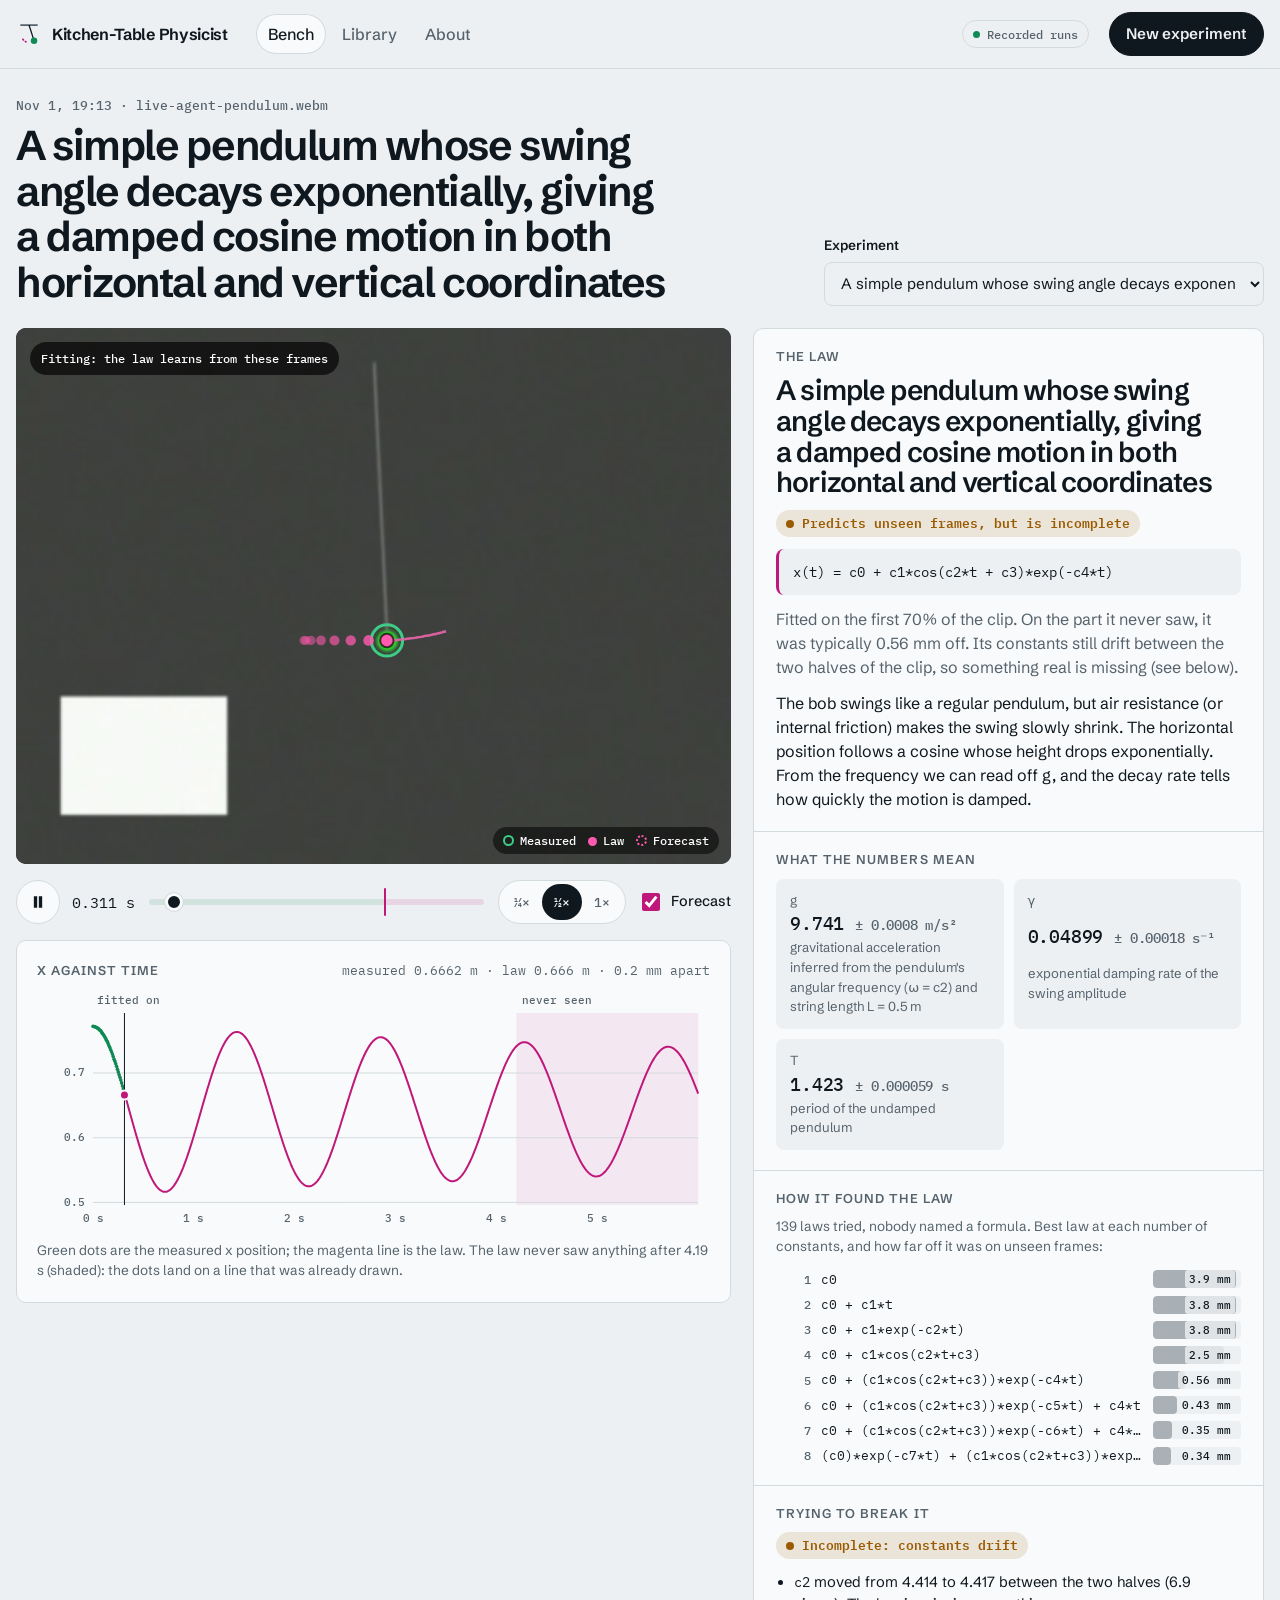
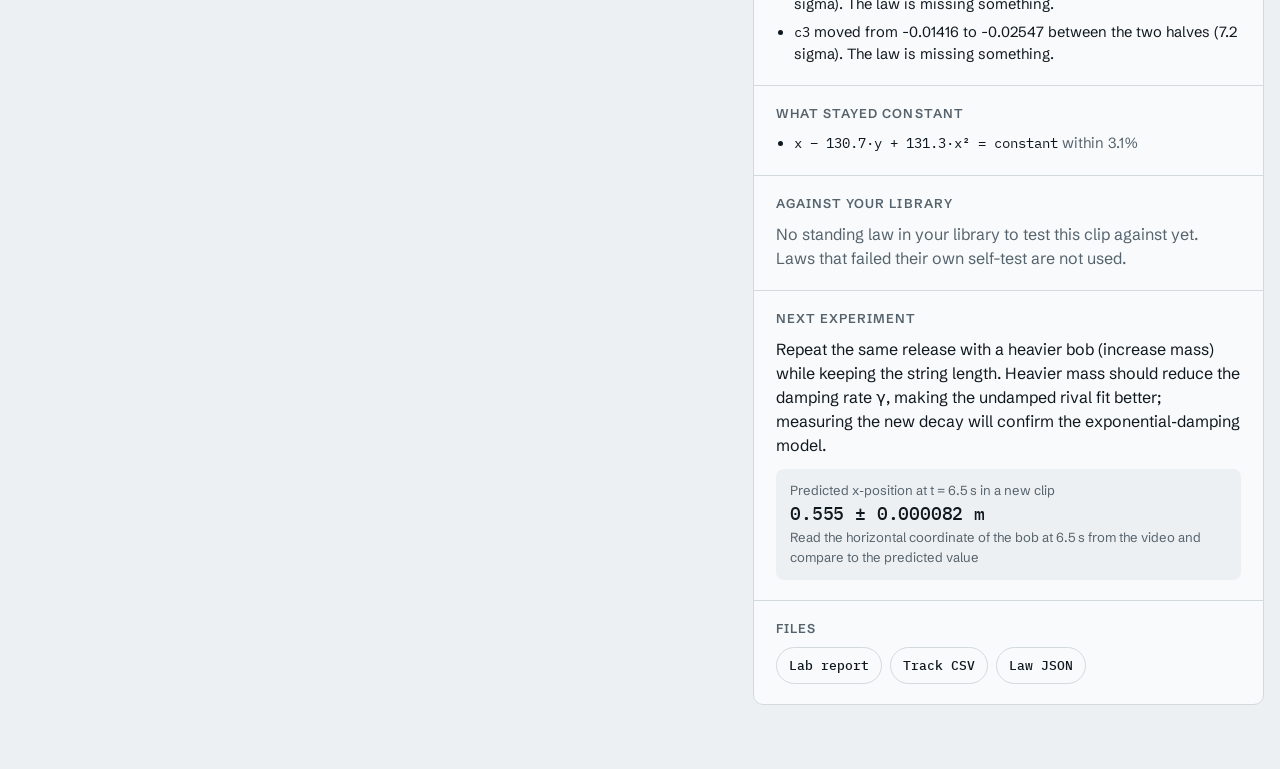
<file: site/lab/index.html>
<!doctype html>
<html lang="en">
<head>
<meta charset="utf-8">
<meta name="viewport" content="width=device-width, initial-scale=1">
<title>Kitchen-Table Physicist</title>
<meta name="description" content="Drop a phone clip of anything that moves and get the law behind it, with error bars, a self-test and the next experiment.">
<meta name="color-scheme" content="light dark">
<link rel="icon" href="icon.svg" type="image/svg+xml">
<link rel="preconnect" href="https://fonts.googleapis.com">
<link rel="preconnect" href="https://fonts.gstatic.com" crossorigin>
<link rel="stylesheet" href="https://fonts.googleapis.com/css2?family=IBM+Plex+Mono:wght@400;500&family=Schibsted+Grotesk:wght@400;500;600;700&display=swap">
<link rel="stylesheet" href="app.css">
<script src="mode.js"></script>
<script src="app.js" defer></script>
</head>
<body>
<a class="skip" href="#main">Skip to content</a>

<header class="top">
  <a class="brand" href="../" aria-label="Kitchen-Table Physicist: about the project">
    <svg viewBox="0 0 32 32" width="26" height="26" aria-hidden="true"><path d="M6 5h20" class="mk-bar"/><path d="M16 5 21.5 22" class="mk-string"/><circle cx="22.2" cy="24.2" r="4" class="mk-bob"/><path d="M8.5 22.5c1.5 2.2 3.6 3.4 6.2 3.6" class="mk-arc"/></svg>
    <span>Kitchen-Table Physicist</span>
  </a>
  <nav class="nav" aria-label="Main">
    <a href="#bench" data-nav="bench">Bench</a>
    <a href="#library" data-nav="library">Library</a>
    <a href="../">About</a>
  </nav>
  <span class="pill" id="mode" title="">Checking models</span>
  <button class="btn primary" id="new" type="button">New experiment</button>
</header>

<main id="main" tabindex="-1">
  <section id="bench-view" aria-labelledby="run-title">
    <div class="runbar">
      <div class="runhead">
        <p class="meta" id="run-meta">&nbsp;</p>
        <h1 id="run-title">Opening the bench</h1>
      </div>
      <label class="field runpick" for="run-select"><span>Experiment</span><select id="run-select"></select></label>
    </div>

    <div class="panel progress" id="progress" hidden>
      <h2 class="h-sm">Working on it</h2>
      <ol class="steps" id="steps"></ol>
      <p class="muted" id="progress-note" aria-live="polite"></p>
      <pre class="log mono" id="log"></pre>
    </div>

    <div class="panel failed" id="failed" hidden role="alert"></div>

    <div class="empty panel" id="empty" hidden>
      <h2>No experiments yet</h2>
      <p>Film something that moves with a sheet of A4 paper in view, then drop the clip here. Or start with a pendulum rendered with known physics, so you can check the answers.</p>
      <div class="row"><button class="btn primary" type="button" data-act="new">New experiment</button><button class="btn" type="button" data-act="sample">Run the sample</button></div>
    </div>

    <div class="bench" id="bench" hidden>
      <div class="instrument">
        <figure class="stage" id="stage">
          <video id="video" muted playsinline preload="auto" aria-label="The clip"></video>
          <canvas id="overlay" aria-hidden="true"></canvas>
          <p class="phase mono" id="phase"></p>
          <figcaption class="legend">
            <span class="key k-m">Measured</span><span class="key k-l">Law</span><span class="key k-f">Forecast</span>
          </figcaption>
        </figure>

        <div class="transport">
          <button class="icon-btn" id="play" type="button" aria-label="Play">
            <svg viewBox="0 0 24 24" width="20" height="20" aria-hidden="true"><path id="play-glyph" d="M8 5v14l11-7z"/></svg>
          </button>
          <output class="mono clock" id="clock" for="scrub">0.000 s</output>
          <div class="scrub">
            <input type="range" id="scrub" min="0" max="1000" value="0" step="1" aria-label="Position in the clip">
            <span class="split" id="split-mark" aria-hidden="true"></span>
          </div>
          <div class="seg" role="group" aria-label="Playback speed">
            <button type="button" data-rate="0.25">¼×</button><button type="button" data-rate="0.5" aria-pressed="true">½×</button><button type="button" data-rate="1">1×</button>
          </div>
          <label class="toggle"><input type="checkbox" id="forecast" checked><span>Forecast</span></label>
        </div>

        <div class="panel chartbox">
          <div class="chart-head">
            <h2 class="h-sm" id="chart-title">Position against time</h2>
            <p class="mono readout" id="readout" aria-live="off"></p>
          </div>
          <div class="chart-wrap">
            <canvas id="chart" role="img" aria-labelledby="chart-title" aria-describedby="chart-desc"></canvas>
            <div class="tip mono" id="tip" hidden></div>
          </div>
          <p class="muted small" id="chart-desc"></p>
        </div>
      </div>

      <article class="notebook" id="notebook" aria-label="Lab notebook"></article>
    </div>
  </section>

  <section id="library-view" aria-labelledby="lib-title" hidden>
    <div class="runbar">
      <div class="runhead">
        <p class="meta">Everything this phone has worked out, newest first</p>
        <h1 id="lib-title">Library of laws</h1>
      </div>
      <label class="field runpick" for="lib-q"><span>Search</span><input id="lib-q" type="search" placeholder="pendulum, damped, falsified" autocomplete="off"></label>
    </div>
    <ol class="laws" id="laws"></ol>
  </section>
</main>

<dialog id="dlg" aria-labelledby="dlg-title">
  <div class="rec-note" id="rec-note" hidden>
    <header class="dlg-head"><h2>Run it on your own clip</h2><button class="icon-btn" type="button" data-close aria-label="Close"><svg viewBox="0 0 24 24" width="18" height="18" aria-hidden="true"><path d="M6 6l12 12M18 6 6 18"/></svg></button></header>
    <p>These are recorded runs: real pipeline output, replayed in your browser. To analyse your own video, run the app on your computer. It opens this same bench, live.</p>
    <pre class="log mono">git clone https://github.com/Physics0070/kitchen-table-physicist
cd kitchen-table-physicist
pip install -r requirements.txt
python app.py</pre>
    <p class="muted small">Then open http://127.0.0.1:8000/lab/ and choose New experiment. A model key in .env is optional.</p>
  </div>
  <form id="form" method="dialog" novalidate>
    <header class="dlg-head">
      <h2 id="dlg-title">New experiment</h2>
      <button class="icon-btn" type="button" id="dlg-close" aria-label="Close"><svg viewBox="0 0 24 24" width="18" height="18" aria-hidden="true"><path d="M6 6l12 12M18 6 6 18"/></svg></button>
    </header>

    <label class="drop" id="drop" for="file">
      <input type="file" id="file" accept="video/*,.mp4,.mov,.m4v,.webm,.mkv,.avi" required>
      <strong id="drop-title">Drop a clip here, or choose one</strong>
      <span class="muted" id="drop-sub">Phone static, square to the motion, a sheet of A4 paper in the same plane</span>
    </label>

    <fieldset class="field">
      <legend>What to track</legend>
      <div class="choice">
        <label><input type="radio" name="track" value="auto" id="track-auto"><span><b>Let the model look</b><small id="auto-note">Muse Wonder picks the object and the scale reference</small></span></label>
        <label><input type="radio" name="track" value="color" id="track-color" checked><span><b>A coloured sticker</b><small>Fast, works offline</small></span></label>
      </div>
      <div class="swatches" id="swatches" role="radiogroup" aria-label="Sticker colour">
        <label><input type="radio" name="color" value="green" checked><i style="--sw:#2bb24c"></i>Green</label>
        <label><input type="radio" name="color" value="orange"><i style="--sw:#f07a1a"></i>Orange</label>
        <label><input type="radio" name="color" value="blue"><i style="--sw:#2a6fdb"></i>Blue</label>
        <label><input type="radio" name="color" value="yellow"><i style="--sw:#e8c21a"></i>Yellow</label>
      </div>
    </fieldset>

    <div class="grid2">
      <label class="field" for="fps"><span>Real frame rate <small>slow-mo clips often say 30</small></span>
        <input id="fps" inputmode="decimal" placeholder="from the file, e.g. 240"></label>
      <label class="field" for="ref"><span>Reference long side, metres <small>A4 is 0.297</small></span>
        <input id="ref" inputmode="decimal" value="0.297"></label>
    </div>
    <label class="field" for="note"><span>What's in the clip <small>sizes help: string length, ramp angle</small></span>
      <textarea id="note" rows="2" maxlength="400" placeholder="Keys on a 30 cm string, pulled back about 20 degrees"></textarea></label>
    <label class="field" for="verify"><span>Test a prediction from <small>optional</small></span>
      <select id="verify"><option value="">Nothing, this is a new experiment</option></select></label>

    <p class="form-error" id="form-error" role="alert" hidden></p>
    <div class="upload" id="upload" hidden><span class="bar"><i id="upload-bar"></i></span><span class="mono" id="upload-pct">0%</span></div>
    <div class="dlg-actions">
      <button class="btn ghost" type="button" data-act="sample">Use the sample instead</button>
      <button class="btn primary" type="submit" id="submit">Start the lab</button>
    </div>
  </form>
</dialog>
</body>
</html>
</file>
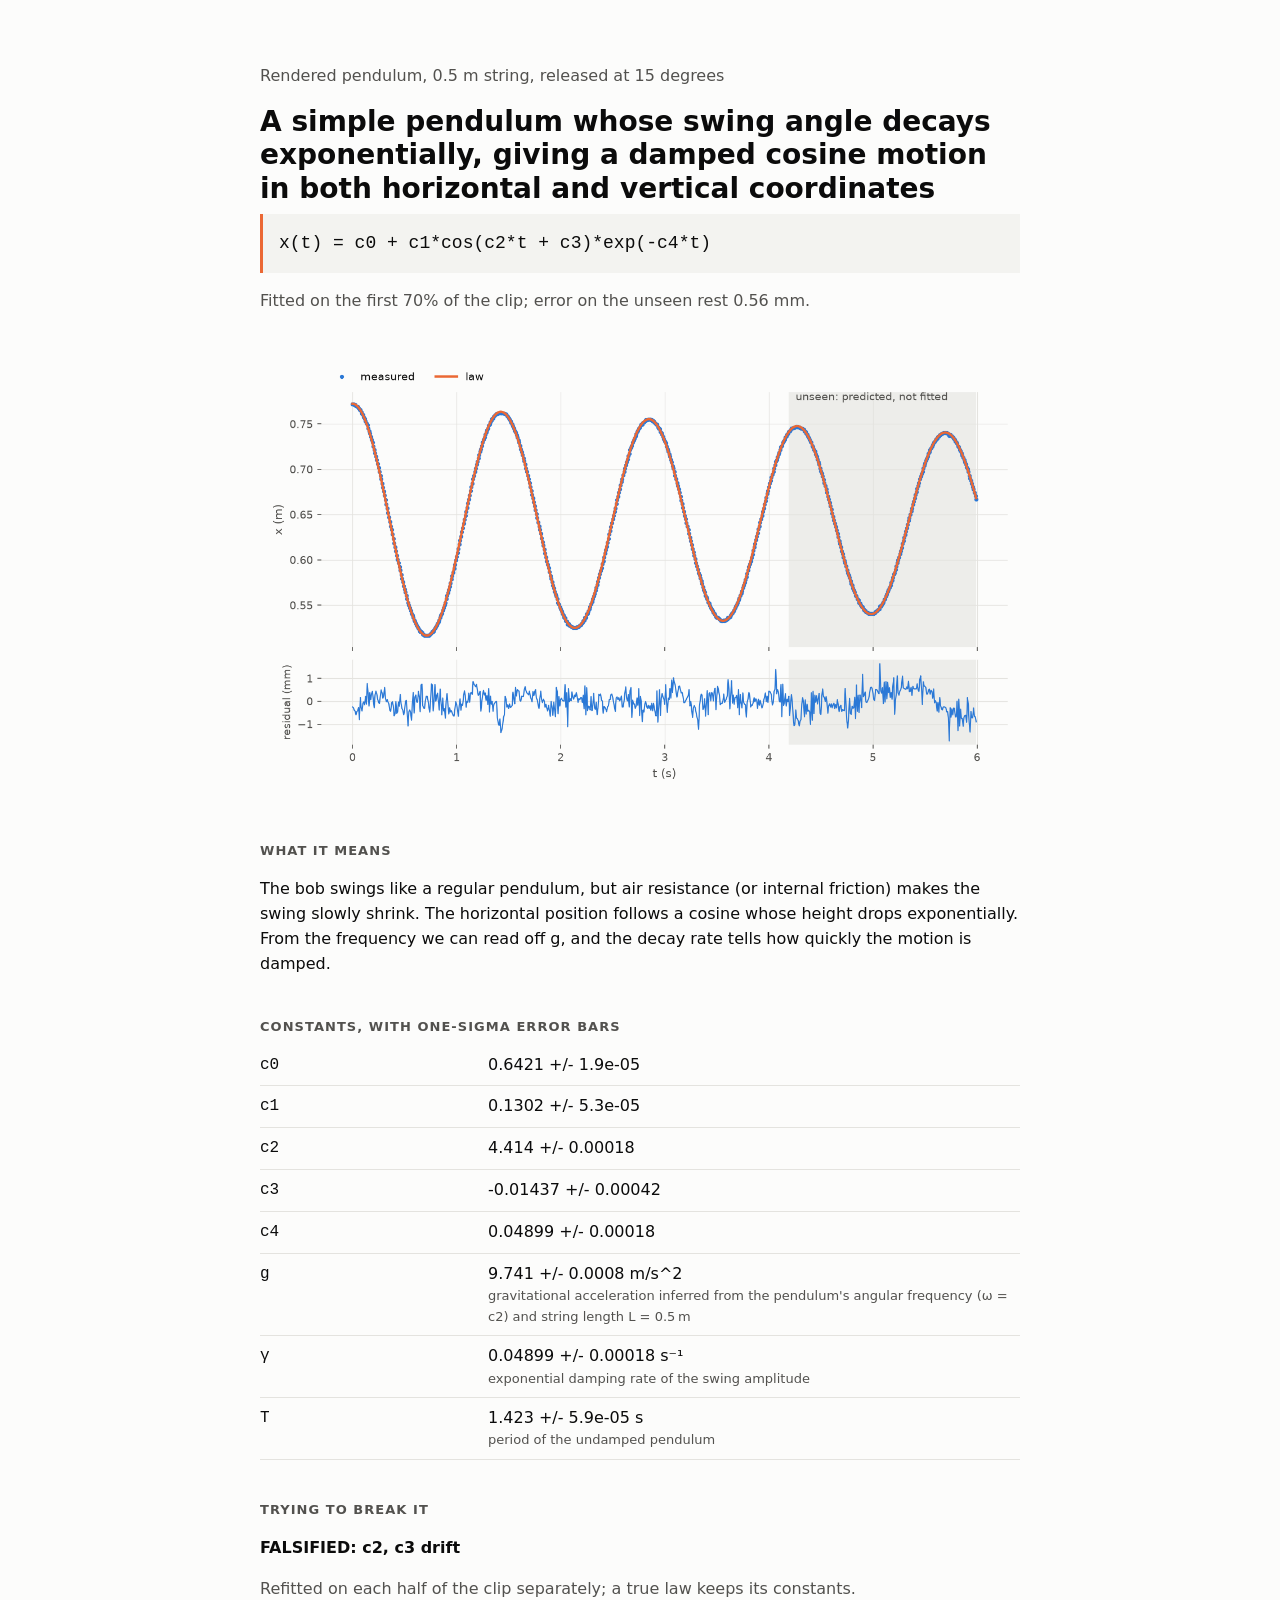
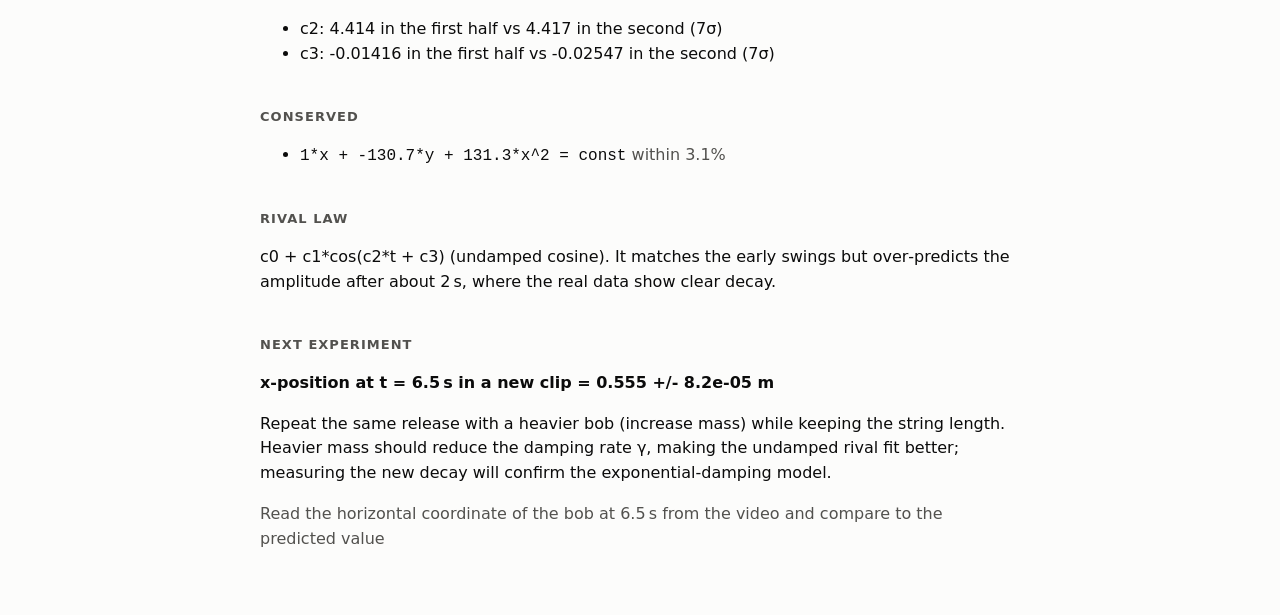
<file: site/lab/recorded/live-agent-pendulum-20261101-191305/report.html>
<!doctype html><html lang=en><head><meta charset=utf-8><meta name=viewport content="width=device-width,initial-scale=1">
<title>Lab report</title><style>
:root{--bg:#fcfcfb;--ink:#0b0b0b;--muted:#52514e;--line:#e4e3df;--accent:#eb6834}
@media (prefers-color-scheme:dark){:root{--bg:#1a1a19;--ink:#f0efec;--muted:#c3c2b7;--line:#33332f;--accent:#d95926}}
body{margin:0;background:var(--bg);color:var(--ink);font:16px/1.55 system-ui,sans-serif}
main{max-width:760px;margin:0 auto;padding:48px 16px}
h1{font-size:28px;line-height:1.2;margin:0 0 8px} h2{font-size:13px;letter-spacing:.08em;text-transform:uppercase;color:var(--muted);margin:40px 0 8px}
code,.law{font-family:ui-monospace,Consolas,monospace} .law{font-size:18px;padding:16px;border-left:3px solid var(--accent);background:color-mix(in srgb,var(--line) 40%,transparent);overflow-x:auto}
.muted,small{color:var(--muted)} small{display:block;font-size:13px}
table{border-collapse:collapse;width:100%} td{padding:8px 0;border-bottom:1px solid var(--line);vertical-align:top} td:first-child{font-family:ui-monospace,monospace;width:30%}
img{width:100%;border-radius:8px;margin-top:24px} .verdict{font-weight:600}
</style></head><body><main>
<p class=muted>Rendered pendulum, 0.5 m string, released at 15 degrees</p><h1>A simple pendulum whose swing angle decays exponentially, giving a damped cosine motion in both horizontal and vertical coordinates</h1>
<div class=law>x(t) = c0 + c1*cos(c2*t + c3)*exp(-c4*t)</div>
<p class=muted>Fitted on the first 70% of the clip; error on the unseen rest 0.56 mm.</p>
<img src="[data-uri]" alt="Measured x against time with the fitted law; the shaded part was predicted, not fitted.">
<section><h2>What it means</h2><p>The bob swings like a regular pendulum, but air resistance (or internal friction) makes the swing slowly shrink. The horizontal position follows a cosine whose height drops exponentially. From the frequency we can read off g, and the decay rate tells how quickly the motion is damped.</p></section>
<section><h2>Constants, with one-sigma error bars</h2><table><tr><td>c0</td><td>0.6421 +/- 1.9e-05</td></tr><tr><td>c1</td><td>0.1302 +/- 5.3e-05</td></tr><tr><td>c2</td><td>4.414 +/- 0.00018</td></tr><tr><td>c3</td><td>-0.01437 +/- 0.00042</td></tr><tr><td>c4</td><td>0.04899 +/- 0.00018</td></tr><tr><td>g</td><td>9.741 +/- 0.0008 m/s^2<small>gravitational acceleration inferred from the pendulum&#x27;s angular frequency (ω = c2) and string length L = 0.5 m</small></td></tr><tr><td>γ</td><td>0.04899 +/- 0.00018 s⁻¹<small>exponential damping rate of the swing amplitude</small></td></tr><tr><td>T</td><td>1.423 +/- 5.9e-05 s<small>period of the undamped pendulum</small></td></tr></table></section>
<section><h2>Trying to break it</h2><p class=verdict>FALSIFIED: c2, c3 drift</p><p class=muted>Refitted on each half of the clip separately; a true law keeps its constants.</p><ul><li>c2: 4.414 in the first half vs 4.417 in the second (7σ)</li><li>c3: -0.01416 in the first half vs -0.02547 in the second (7σ)</li></ul></section>
<section><h2>Conserved</h2><ul><li><code>1*x + -130.7*y + 131.3*x^2 = const</code> <span class=muted>within 3.1%</span></li></ul></section>
<section><h2>Rival law</h2><p>c0 + c1*cos(c2*t + c3)  (undamped cosine). It matches the early swings but over‑predicts the amplitude after about 2 s, where the real data show clear decay.</p></section>
<section><h2>Next experiment</h2><p><b>x‑position at t = 6.5 s in a new clip = 0.555 +/- 8.2e-05 m</b></p><p>Repeat the same release with a heavier bob (increase mass) while keeping the string length. Heavier mass should reduce the damping rate γ, making the undamped rival fit better; measuring the new decay will confirm the exponential‑damping model.</p><p class=muted>Read the horizontal coordinate of the bob at 6.5 s from the video and compare to the predicted value</p></section>

</main></body></html>
</file>
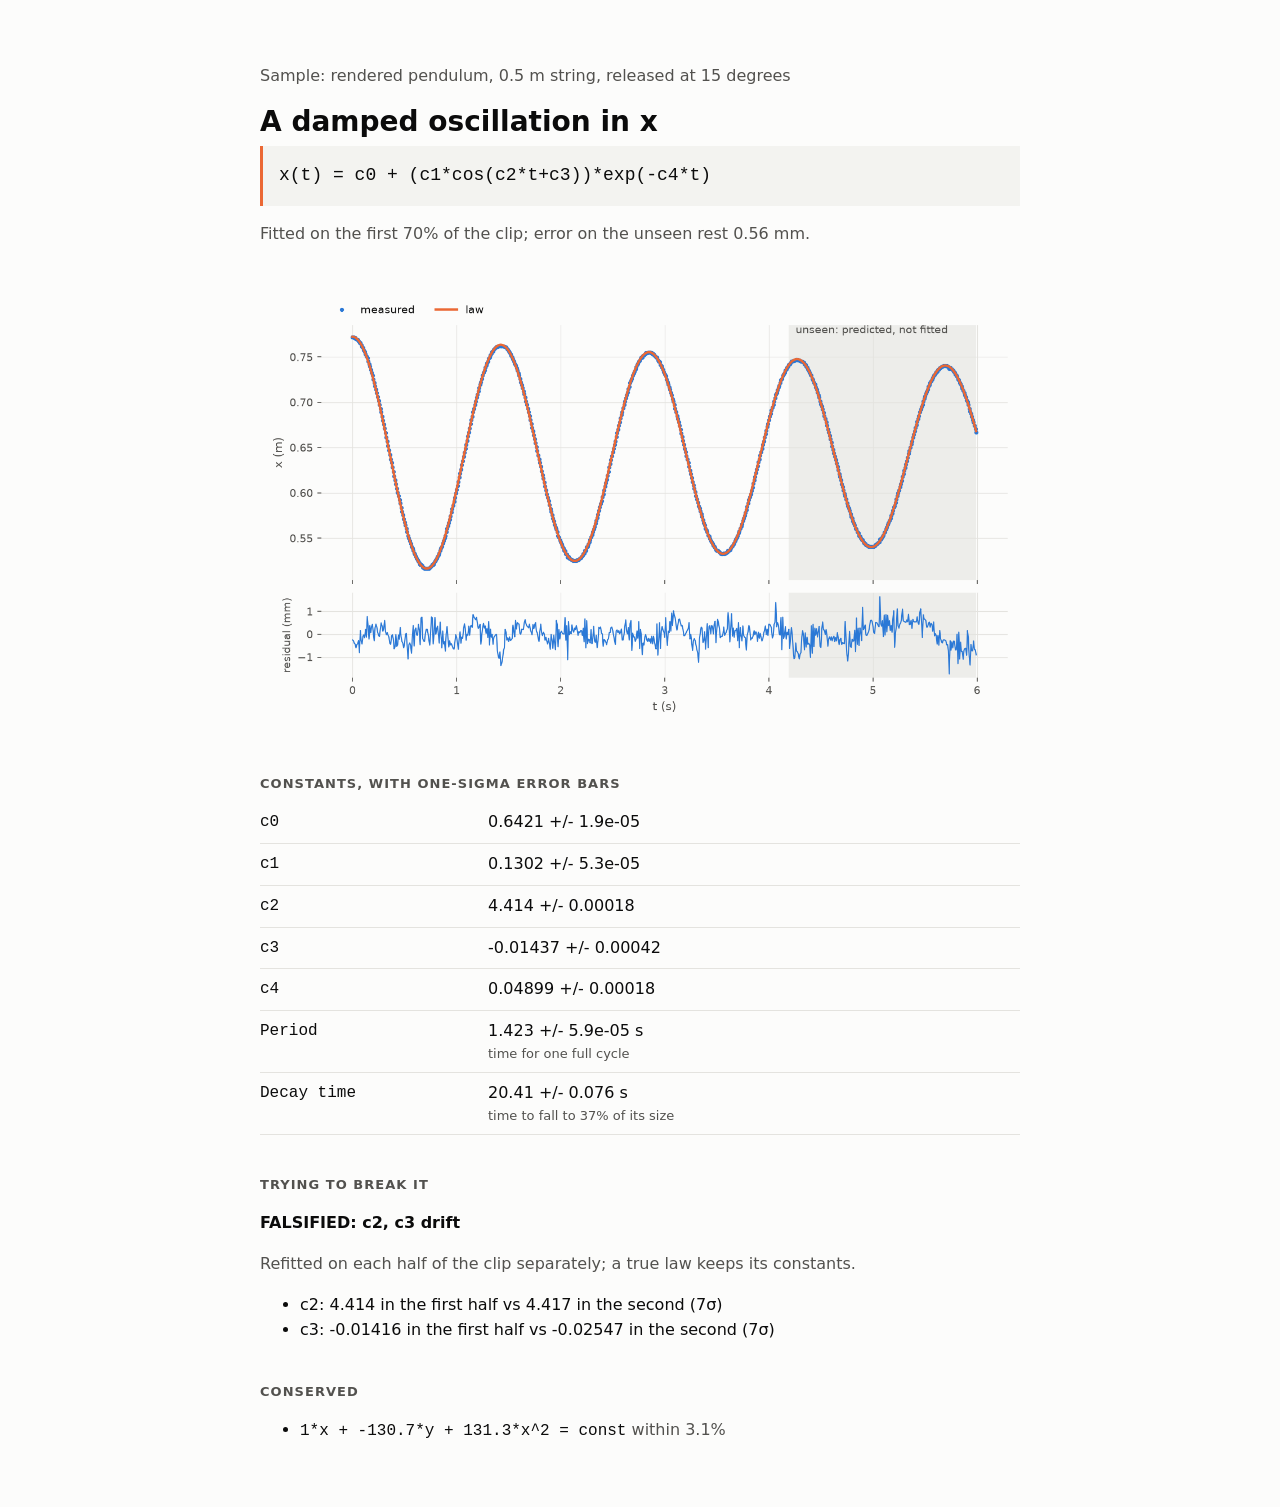
<file: site/lab/recorded/sample-pendulum-20261031-220900/report.html>
<!doctype html><html lang=en><head><meta charset=utf-8><meta name=viewport content="width=device-width,initial-scale=1">
<title>Lab report</title><style>
:root{--bg:#fcfcfb;--ink:#0b0b0b;--muted:#52514e;--line:#e4e3df;--accent:#eb6834}
@media (prefers-color-scheme:dark){:root{--bg:#1a1a19;--ink:#f0efec;--muted:#c3c2b7;--line:#33332f;--accent:#d95926}}
body{margin:0;background:var(--bg);color:var(--ink);font:16px/1.55 system-ui,sans-serif}
main{max-width:760px;margin:0 auto;padding:48px 16px}
h1{font-size:28px;line-height:1.2;margin:0 0 8px} h2{font-size:13px;letter-spacing:.08em;text-transform:uppercase;color:var(--muted);margin:40px 0 8px}
code,.law{font-family:ui-monospace,Consolas,monospace} .law{font-size:18px;padding:16px;border-left:3px solid var(--accent);background:color-mix(in srgb,var(--line) 40%,transparent);overflow-x:auto}
.muted,small{color:var(--muted)} small{display:block;font-size:13px}
table{border-collapse:collapse;width:100%} td{padding:8px 0;border-bottom:1px solid var(--line);vertical-align:top} td:first-child{font-family:ui-monospace,monospace;width:30%}
img{width:100%;border-radius:8px;margin-top:24px} .verdict{font-weight:600}
</style></head><body><main>
<p class=muted>Sample: rendered pendulum, 0.5 m string, released at 15 degrees</p><h1>A damped oscillation in x</h1>
<div class=law>x(t) = c0 + (c1*cos(c2*t+c3))*exp(-c4*t)</div>
<p class=muted>Fitted on the first 70% of the clip; error on the unseen rest 0.56 mm.</p>
<img src="[data-uri]" alt="Measured x against time with the fitted law; the shaded part was predicted, not fitted.">

<section><h2>Constants, with one-sigma error bars</h2><table><tr><td>c0</td><td>0.6421 +/- 1.9e-05</td></tr><tr><td>c1</td><td>0.1302 +/- 5.3e-05</td></tr><tr><td>c2</td><td>4.414 +/- 0.00018</td></tr><tr><td>c3</td><td>-0.01437 +/- 0.00042</td></tr><tr><td>c4</td><td>0.04899 +/- 0.00018</td></tr><tr><td>Period</td><td>1.423 +/- 5.9e-05 s<small>time for one full cycle</small></td></tr><tr><td>Decay time</td><td>20.41 +/- 0.076 s<small>time to fall to 37% of its size</small></td></tr></table></section>
<section><h2>Trying to break it</h2><p class=verdict>FALSIFIED: c2, c3 drift</p><p class=muted>Refitted on each half of the clip separately; a true law keeps its constants.</p><ul><li>c2: 4.414 in the first half vs 4.417 in the second (7σ)</li><li>c3: -0.01416 in the first half vs -0.02547 in the second (7σ)</li></ul></section>
<section><h2>Conserved</h2><ul><li><code>1*x + -130.7*y + 131.3*x^2 = const</code> <span class=muted>within 3.1%</span></li></ul></section>



</main></body></html>
</file>
<file: site/lab/app.css>
/* Layout: a scope screen (left, 7/12) beside a lab notebook (right, 5/12); stacks under 1000px.
   Green = measured, magenta = law. Those two inks mean only that, everywhere. */
:root {
  --ground: #edf0f2; --surface: #f8fafb; --ink: #10181f; --muted: #56636d; --line: #d3dade;
  --measured: #0f8a55; --law: #c0177a; --law-soft: #c0177a1f; --measured-soft: #0f8a551f;
  --scope: #11181d; --scope-ink: #dfe6ea; --warn: #9a5b00; --bad: #b42318; --good: #0f8a55;
  --display: "Schibsted Grotesk", "Segoe UI", system-ui, sans-serif;
  --mono: "IBM Plex Mono", ui-monospace, Consolas, monospace;
  --settle: cubic-bezier(.2, .9, .3, 1.12); --ease: cubic-bezier(.2, .7, .2, 1);
  --r: 10px; color-scheme: light;
}
@media (prefers-color-scheme: dark) {
  :root:not([data-theme="light"]) {
    --ground: #0c1216; --surface: #121a20; --ink: #e4ebef; --muted: #93a0a9; --line: #23313a;
    --measured: #3dcb86; --law: #ff5aae; --law-soft: #ff5aae26; --measured-soft: #3dcb8626;
    --scope: #070b0e; --warn: #f0b44c; --bad: #ff7a6b; --good: #3dcb86; color-scheme: dark;
  }
}
:root[data-theme="dark"] {
  --ground: #0c1216; --surface: #121a20; --ink: #e4ebef; --muted: #93a0a9; --line: #23313a;
  --measured: #3dcb86; --law: #ff5aae; --law-soft: #ff5aae26; --measured-soft: #3dcb8626;
  --scope: #070b0e; --warn: #f0b44c; --bad: #ff7a6b; --good: #3dcb86; color-scheme: dark;
}
@media (prefers-reduced-motion: reduce) { :root { --settle: linear; --ease: linear; } }

* { box-sizing: border-box; }
[hidden] { display: none !important; }
html, body { margin: 0; }
body { background: var(--ground); color: var(--ink); font: 16px/1.5 var(--display); -webkit-font-smoothing: antialiased; }
.mono { font-family: var(--mono); font-variant-numeric: tabular-nums; }
h1, h2, h3 { margin: 0; text-wrap: balance; letter-spacing: -0.02em; line-height: 1.1; }
h1 { font-size: clamp(1.6rem, 1.1rem + 2vw, 2.6rem); font-weight: 650; letter-spacing: -0.035em; }
h2 { font-size: 1.25rem; font-weight: 600; }
.h-sm { font-size: 0.8rem; font-weight: 600; text-transform: uppercase; letter-spacing: 0.08em; color: var(--muted); }
p { margin: 0; }
a { color: inherit; }
.muted { color: var(--muted); }
.small { font-size: 0.85rem; }
:focus-visible { outline: 2px solid var(--law); outline-offset: 2px; border-radius: 4px; }
.skip { position: absolute; left: 12px; top: -60px; background: var(--ink); color: var(--ground); padding: 10px 14px; border-radius: 8px; z-index: 50; }
.skip:focus { top: 12px; }

/* top bar */
.top {
  position: sticky; top: 0; z-index: 20; display: flex; align-items: center; gap: 20px;
  padding: 12px max(16px, env(safe-area-inset-right, 0px)) 12px max(16px, env(safe-area-inset-left, 0px));
  background: color-mix(in srgb, var(--ground) 88%, transparent); backdrop-filter: blur(10px);
  border-bottom: 1px solid var(--line);
}
.brand { display: flex; align-items: center; gap: 10px; text-decoration: none; font-weight: 650; letter-spacing: -0.02em; }
.brand svg { flex: none; }
.mk-bar { stroke: var(--muted); stroke-width: 2; stroke-linecap: round; }
.mk-string { stroke: var(--ink); stroke-width: 1.6; }
.mk-bob { fill: var(--measured); transform-origin: 16px 5px; }
.mk-arc { stroke: var(--law); stroke-width: 2; fill: none; stroke-linecap: round; stroke-dasharray: 1 3; }
.brand:hover .mk-bob, .brand:hover .mk-string { animation: swing 1.4s var(--ease); }
@keyframes swing { 30% { transform: rotate(-24deg); } 60% { transform: rotate(10deg); } 85% { transform: rotate(-3deg); } }
.mk-string { transform-origin: 16px 5px; }
.nav { display: flex; gap: 4px; margin-left: 8px; }
.nav a { text-decoration: none; padding: 8px 12px; border-radius: 999px; color: var(--muted); font-weight: 500; transition: color .2s, background .2s; }
.nav a:hover { color: var(--ink); background: var(--line); }
.nav a[aria-current="page"] { color: var(--ink); background: var(--surface); box-shadow: inset 0 0 0 1px var(--line); }
.pill { margin-left: auto; font: 500 0.78rem/1 var(--mono); padding: 7px 10px; border-radius: 999px; border: 1px solid var(--line); color: var(--muted); white-space: nowrap; }
.pill::before { content: ""; display: inline-block; width: 7px; height: 7px; border-radius: 50%; background: var(--muted); margin-right: 7px; vertical-align: 1px; }
.pill.on::before { background: var(--measured); }
.pill.off::before { background: var(--warn); }

/* buttons */
.btn {
  font: 600 0.95rem/1 var(--display); padding: 12px 16px; border-radius: 999px; border: 1px solid var(--line);
  background: var(--surface); color: var(--ink); cursor: pointer; min-height: 44px;
  transition: transform .26s var(--settle), background .2s, border-color .2s;
}
.btn:hover { transform: translateY(-2px); border-color: var(--ink); }
.btn:active { transform: translateY(0) scale(.98); }
.btn.primary { background: var(--ink); color: var(--ground); border-color: var(--ink); }
.btn.primary:hover { background: var(--law); border-color: var(--law); color: #fff; }
.btn.ghost { background: transparent; border-color: transparent; color: var(--muted); }
.btn.ghost:hover { color: var(--ink); border-color: var(--line); }
.btn[disabled] { opacity: .5; cursor: progress; transform: none; }
.icon-btn {
  display: grid; place-items: center; width: 44px; height: 44px; border-radius: 50%; border: 1px solid var(--line);
  background: var(--surface); color: var(--ink); cursor: pointer; flex: none; transition: transform .26s var(--settle), border-color .2s;
}
.icon-btn svg { fill: currentColor; stroke: currentColor; stroke-width: 0; }
#dlg-close svg { fill: none; stroke-width: 2; stroke-linecap: round; }
.icon-btn:hover { transform: scale(1.06); border-color: var(--ink); }
.icon-btn:active { transform: scale(.94); }

/* page frame */
main { padding: 28px max(16px, env(safe-area-inset-right, 0px)) 64px max(16px, env(safe-area-inset-left, 0px)); max-width: 1480px; margin: 0 auto; outline: none; }
.runbar { display: flex; align-items: end; justify-content: space-between; gap: 20px; flex-wrap: wrap; margin-bottom: 22px; }
.runhead { min-width: 0; flex: 1 1 420px; }
.meta { font: 500 0.8rem/1.4 var(--mono); color: var(--muted); margin-bottom: 8px; }
.panel { background: var(--surface); border: 1px solid var(--line); border-radius: var(--r); padding: 20px; }
.row { display: flex; gap: 10px; flex-wrap: wrap; }

/* fields */
.field { display: grid; gap: 6px; border: 0; padding: 0; margin: 0; min-width: 0; }
.field > span, .field legend { font-size: 0.85rem; font-weight: 600; padding: 0; }
.field small { font-weight: 400; color: var(--muted); margin-left: 4px; }
input, select, textarea {
  font: 0.95rem/1.3 var(--display); color: var(--ink); background: var(--ground); border: 1px solid var(--line);
  border-radius: 8px; padding: 10px 12px; min-height: 44px; width: 100%;
}
textarea { resize: vertical; }
input:hover, select:hover, textarea:hover { border-color: var(--muted); }
.runpick { width: min(440px, 100%); }

/* bench */
.bench { display: grid; grid-template-columns: minmax(0, 7fr) minmax(0, 5fr); gap: 22px; align-items: start; }
.instrument { display: grid; gap: 14px; min-width: 0; }
.stage {
  position: relative; margin: 0; background: var(--scope); border-radius: var(--r); overflow: hidden;
  aspect-ratio: var(--ar, 4 / 3); width: min(100%, max(320px, calc(100vh - 330px)) * var(--arn, 1.333)); justify-self: center;
}
.stage video, .stage canvas { position: absolute; inset: 0; width: 100%; height: 100%; object-fit: contain; }
.stage.trace-only video { display: none; }
.phase {
  position: absolute; left: 14px; top: 14px; margin: 0; padding: 7px 11px; border-radius: 999px; font-size: 0.78rem; font-weight: 500;
  color: #fff; background: #000a; backdrop-filter: blur(6px); transition: background .3s var(--ease);
}
.phase.predicting { background: color-mix(in srgb, var(--law) 82%, #000); }
.legend { position: absolute; right: 12px; bottom: 10px; display: flex; gap: 12px; font: 500 0.75rem var(--mono); color: #fff; background: #0008; padding: 6px 10px; border-radius: 999px; }
.key::before { content: ""; display: inline-block; width: 9px; height: 9px; border-radius: 50%; margin-right: 6px; vertical-align: -1px; }
.k-m::before { border: 2px solid #3dcb86; width: 7px; height: 7px; }
.k-l::before { background: #ff5aae; }
.k-f::before { background: none; border: 2px dotted #ff5aae; width: 7px; height: 7px; }

.transport { display: flex; align-items: center; gap: 12px; flex-wrap: wrap; }
.clock { min-width: 7ch; font-size: 0.95rem; }
.scrub { position: relative; flex: 1 1 220px; min-width: 160px; display: flex; align-items: center; }
.scrub input { appearance: none; -webkit-appearance: none; background: transparent; border: 0; padding: 0; min-height: 44px; position: relative; z-index: 1; }
.scrub input::-webkit-slider-runnable-track { height: 6px; border-radius: 6px; background: linear-gradient(90deg, var(--measured-soft) var(--split, 70%), var(--law-soft) var(--split, 70%)); }
.scrub input::-moz-range-track { height: 6px; border-radius: 6px; background: linear-gradient(90deg, var(--measured-soft) var(--split, 70%), var(--law-soft) var(--split, 70%)); }
.scrub input::-webkit-slider-thumb { -webkit-appearance: none; width: 18px; height: 18px; margin-top: -6px; border-radius: 50%; background: var(--ink); border: 3px solid var(--surface); box-shadow: 0 0 0 1px var(--line); }
.scrub input::-moz-range-thumb { width: 14px; height: 14px; border-radius: 50%; background: var(--ink); border: 3px solid var(--surface); }
.split { position: absolute; left: var(--split, 70%); top: 10px; bottom: 10px; width: 2px; background: var(--law); border-radius: 2px; pointer-events: none; }
.seg { display: flex; border: 1px solid var(--line); border-radius: 999px; padding: 3px; background: var(--surface); }
.seg button { font: 500 0.82rem var(--mono); border: 0; background: none; color: var(--muted); padding: 8px 10px; min-height: 36px; min-width: 40px; border-radius: 999px; cursor: pointer; transition: background .2s, color .2s; }
.seg button:hover { color: var(--ink); }
.seg button[aria-pressed="true"] { background: var(--ink); color: var(--ground); }
.toggle { display: flex; align-items: center; gap: 8px; font-size: 0.9rem; font-weight: 500; cursor: pointer; min-height: 44px; }
.toggle input { width: 18px; height: 18px; min-height: 0; accent-color: var(--law); }

.chart-head { display: flex; justify-content: space-between; align-items: baseline; gap: 12px; flex-wrap: wrap; margin-bottom: 10px; }
.readout { font-size: 0.82rem; color: var(--muted); }
.chart-wrap { position: relative; }
#chart { display: block; width: 100%; height: 240px; cursor: crosshair; touch-action: pan-y; }
.tip { position: absolute; pointer-events: none; background: var(--ink); color: var(--ground); font-size: 0.75rem; padding: 7px 9px; border-radius: 8px; white-space: nowrap; transform: translate(-50%, calc(-100% - 10px)); line-height: 1.5; }
.chartbox .small { margin-top: 10px; }

/* notebook */
.notebook { display: grid; gap: 0; background: var(--surface); border: 1px solid var(--line); border-radius: var(--r); min-width: 0; }
.nb { padding: 20px 22px; border-top: 1px solid var(--line); display: grid; gap: 12px; min-width: 0; }
.nb:first-child { border-top: 0; }
.nb-law h2 { font-size: clamp(1.35rem, 1.1rem + 0.9vw, 1.75rem); letter-spacing: -0.03em; }
.formula { font: 0.88rem/1.6 var(--mono); padding: 12px 14px; background: var(--ground); border-radius: 8px; overflow-x: auto; white-space: nowrap; border-left: 3px solid var(--law); }
.facts { display: grid; grid-template-columns: repeat(auto-fit, minmax(150px, 1fr)); gap: 10px; }
.fact { padding: 12px 14px; border-radius: 8px; background: var(--ground); display: grid; gap: 2px; min-width: 0; }
.fact b { font: 500 1.15rem/1.3 var(--mono); letter-spacing: -0.01em; overflow-wrap: anywhere; }
.fact span { font-size: 0.82rem; color: var(--muted); }
.fact .sig { color: var(--muted); font-size: 0.85rem; white-space: nowrap; }
.lib-cta { background: transparent !important; border-style: dashed !important; }
.ladder { list-style: none; margin: 0; padding: 0; display: grid; gap: 6px; }
.ladder li { display: grid; grid-template-columns: 2.2rem minmax(0, 1fr) 5.5rem; gap: 10px; align-items: center; font-size: 0.8rem; }
.ladder .k { font: 500 0.75rem var(--mono); color: var(--muted); text-align: right; }
.ladder .ex { font-family: var(--mono); overflow: hidden; text-overflow: ellipsis; white-space: nowrap; }
.ladder .bar { position: relative; height: 18px; border-radius: 4px; background: var(--ground); overflow: hidden; }
.ladder .bar i { position: absolute; inset: 0 auto 0 0; background: var(--muted); opacity: .45; border-radius: 4px; transform-origin: left; animation: grow .7s var(--settle) both; }
.ladder .bar em { position: absolute; right: 6px; top: 0; font: normal 500 0.7rem/18px var(--mono); color: var(--ink); padding: 0 4px; border-radius: 3px; background: color-mix(in srgb, var(--ground) 80%, transparent); }
.ladder li.chosen .ex { color: var(--law); font-weight: 500; }
.ladder li.chosen .bar i { background: var(--law); opacity: 1; }
.ladder li.chosen .bar em { color: var(--law); font-weight: 600; }
@keyframes grow { from { transform: scaleX(0); } }
.verdict { display: inline-flex; align-items: center; gap: 8px; font: 600 0.8rem/1 var(--mono); padding: 7px 10px; border-radius: 999px; width: fit-content; }
.verdict::before { content: ""; width: 8px; height: 8px; border-radius: 50%; background: currentColor; }
.v-good { color: var(--good); background: var(--measured-soft); }
.v-bad { color: var(--bad); background: color-mix(in srgb, var(--bad) 12%, transparent); }
.v-warn { color: var(--warn); background: color-mix(in srgb, var(--warn) 14%, transparent); }
.nb ul { margin: 0; padding-left: 18px; display: grid; gap: 6px; font-size: 0.92rem; }
.nb code { font: 0.85rem var(--mono); overflow-wrap: anywhere; }
.files { display: flex; gap: 8px; flex-wrap: wrap; }
.files a { font: 500 0.82rem var(--mono); text-decoration: none; padding: 9px 12px; border-radius: 999px; border: 1px solid var(--line); transition: border-color .2s, transform .26s var(--settle); }
.files a:hover { border-color: var(--ink); transform: translateY(-2px); }

/* progress */
.steps { list-style: none; padding: 0; margin: 14px 0 12px; display: grid; grid-template-columns: repeat(6, 1fr); gap: 8px; }
.steps li { font-size: 0.85rem; font-weight: 500; color: var(--muted); padding-top: 12px; border-top: 3px solid var(--line); transition: color .3s, border-color .3s; }
.steps li.done { color: var(--ink); border-color: var(--measured); }
.steps li.now { color: var(--ink); border-color: var(--law); animation: pulse 1.6s ease-in-out infinite; }
@keyframes pulse { 50% { border-color: var(--law-soft); } }
.log { margin: 14px 0 0; padding: 12px; background: var(--ground); border-radius: 8px; font-size: 0.75rem; max-height: 220px; overflow: auto; white-space: pre-wrap; color: var(--muted); }
.failed h2 { color: var(--bad); margin-bottom: 8px; }
.failed .row { margin-top: 14px; }
.empty { display: grid; gap: 14px; max-width: 640px; }

/* library */
.laws { list-style: none; padding: 0; margin: 0; display: grid; gap: 10px; }
.laws li { display: grid; grid-template-columns: 3rem minmax(0, 1fr) auto; gap: 16px; align-items: center; padding: 16px 18px; background: var(--surface); border: 1px solid var(--line); border-radius: var(--r); }
.laws .num { font: 500 0.9rem var(--mono); color: var(--muted); }
.laws h3 { font-size: 1.05rem; margin-bottom: 4px; }
.laws code { font: 0.8rem var(--mono); color: var(--muted); display: block; overflow: hidden; text-overflow: ellipsis; white-space: nowrap; }
.laws a.open { font-weight: 600; font-size: 0.9rem; text-underline-offset: 3px; }
.laws .side { display: grid; gap: 8px; justify-items: end; }

/* dialog */
dialog { width: min(640px, calc(100vw - 24px)); max-height: calc(100dvh - 24px); border: 1px solid var(--line); border-radius: 14px; padding: 0; background: var(--surface); color: var(--ink); }
dialog::backdrop { background: #0a0f1399; backdrop-filter: blur(3px); }
dialog[open] { animation: rise .32s var(--settle); }
@keyframes rise { from { transform: translateY(16px); opacity: 0; } }
#form { display: grid; gap: 18px; padding: 20px 22px 22px; }
.dlg-head { display: flex; justify-content: space-between; align-items: center; }
.drop { display: grid; gap: 4px; place-items: center; text-align: center; padding: 26px 16px; border: 2px dashed var(--line); border-radius: 12px; cursor: pointer; transition: border-color .2s, background .2s; }
.drop:hover, .drop.over { border-color: var(--law); background: var(--law-soft); }
.drop.has { border-style: solid; border-color: var(--measured); background: var(--measured-soft); }
.drop input { position: absolute; width: 1px; height: 1px; opacity: 0; }
.drop:focus-within { outline: 2px solid var(--law); outline-offset: 2px; }
.choice { display: grid; grid-template-columns: 1fr 1fr; gap: 10px; }
.choice label { display: flex; gap: 10px; align-items: flex-start; padding: 12px; border: 1px solid var(--line); border-radius: 10px; cursor: pointer; transition: border-color .2s; }
.choice label:has(input:checked) { border-color: var(--ink); box-shadow: inset 0 0 0 1px var(--ink); }
.choice label:has(input:disabled) { opacity: .55; cursor: not-allowed; }
.choice input { width: 18px; height: 18px; min-height: 0; margin-top: 2px; accent-color: var(--ink); }
.choice small { display: block; color: var(--muted); font-size: 0.8rem; }
.swatches { display: flex; gap: 8px; flex-wrap: wrap; }
.swatches label { display: flex; align-items: center; gap: 7px; padding: 8px 12px 8px 8px; border: 1px solid var(--line); border-radius: 999px; font-size: 0.85rem; cursor: pointer; min-height: 40px; }
.swatches input { position: absolute; opacity: 0; width: 1px; height: 1px; }
.swatches i { width: 18px; height: 18px; border-radius: 50%; background: var(--sw); box-shadow: inset 0 0 0 1px #0002; }
.swatches label:has(input:checked) { border-color: var(--ink); box-shadow: inset 0 0 0 1px var(--ink); }
.swatches label:has(input:focus-visible) { outline: 2px solid var(--law); outline-offset: 2px; }
.swatches[aria-disabled="true"] { opacity: .4; pointer-events: none; }
.grid2 { display: grid; grid-template-columns: 1fr 1fr; gap: 14px; }
.form-error { color: var(--bad); font-weight: 500; }
.upload { display: flex; gap: 12px; align-items: center; }
.upload .bar { flex: 1; height: 6px; background: var(--ground); border-radius: 6px; overflow: hidden; }
.upload .bar i { display: block; height: 100%; width: 0; background: var(--law); transition: width .2s; }
.dlg-actions { display: flex; justify-content: space-between; gap: 10px; flex-wrap: wrap; }

@media (min-width: 1001px) {
  .instrument { position: sticky; top: 84px; }  /* the replay stays in view while the notebook scrolls */
}
@media (max-width: 1000px) {
  .bench { grid-template-columns: minmax(0, 1fr); }
}
@media (max-width: 640px) {
  .top { gap: 10px; flex-wrap: wrap; }
  .brand span { display: none; }
  .nav { margin-left: 0; }
  .pill { display: none; }
  #new { margin-left: auto; padding-inline: 14px; }
  main { padding-top: 20px; }
  .transport .clock { order: 2; }
  .scrub { order: 3; flex-basis: 100%; }
  .seg { order: 4; }
  .toggle { order: 5; }
  .steps { grid-template-columns: repeat(3, 1fr); }
  .choice, .grid2 { grid-template-columns: 1fr; }
  .laws li { grid-template-columns: minmax(0, 1fr); gap: 8px; }
  .laws .num { display: none; }
  .laws .side { justify-items: start; grid-auto-flow: column; justify-content: start; }
  .nb { padding: 18px 16px; }
  .formula { white-space: normal; overflow-wrap: anywhere; }
  .ladder li { grid-template-columns: 1.6rem minmax(0, 1fr); row-gap: 4px; }
  .ladder .ex { white-space: normal; overflow-wrap: anywhere; }
  .ladder .bar { grid-column: 2; }
  .meta { overflow-wrap: anywhere; }
  #chart { height: 200px; }
  .legend { display: none; }
}


/* recorded mode (static hosting): the run-it-yourself note in place of the upload form */
.rec-note { display: grid; gap: 14px; padding: 20px 22px 22px; }
.rec-note pre { margin: 0; }
.rec-note [data-close] svg { fill: none; stroke: currentColor; stroke-width: 2; stroke-linecap: round; }
</file>
